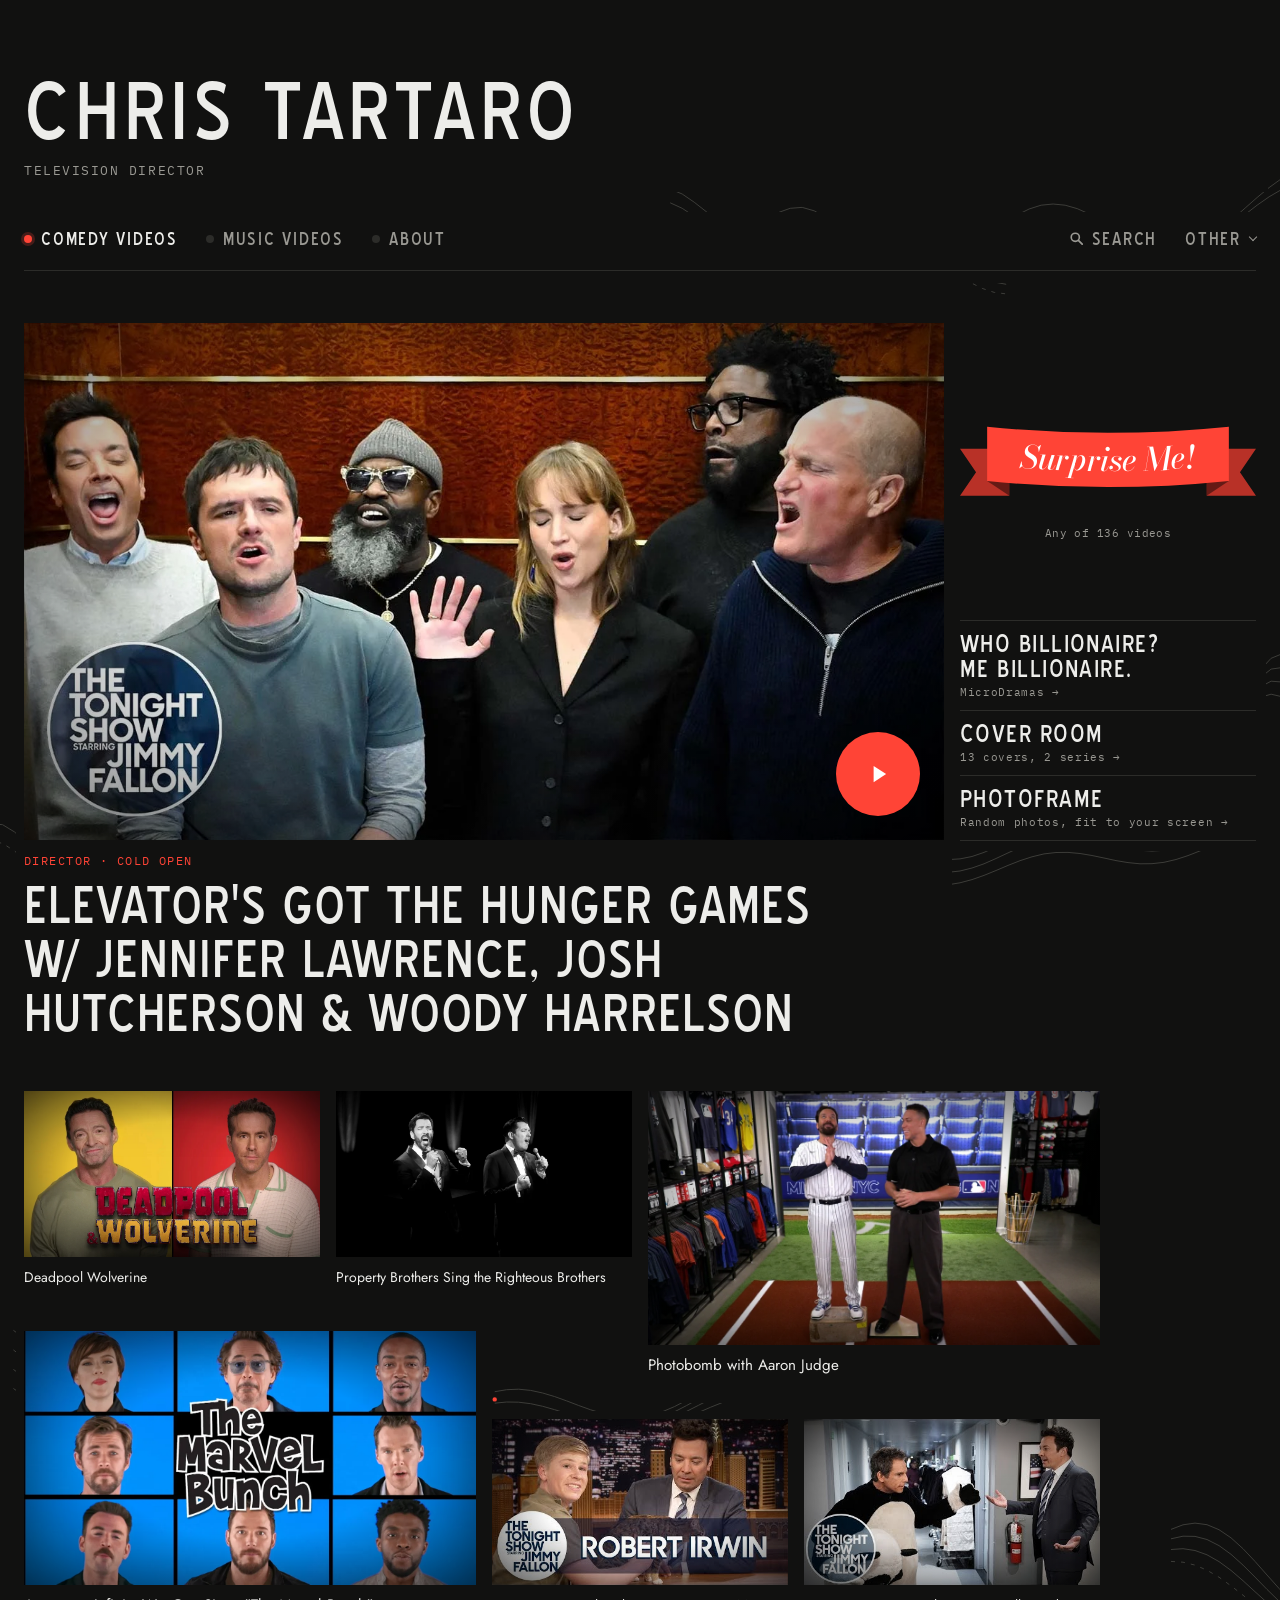
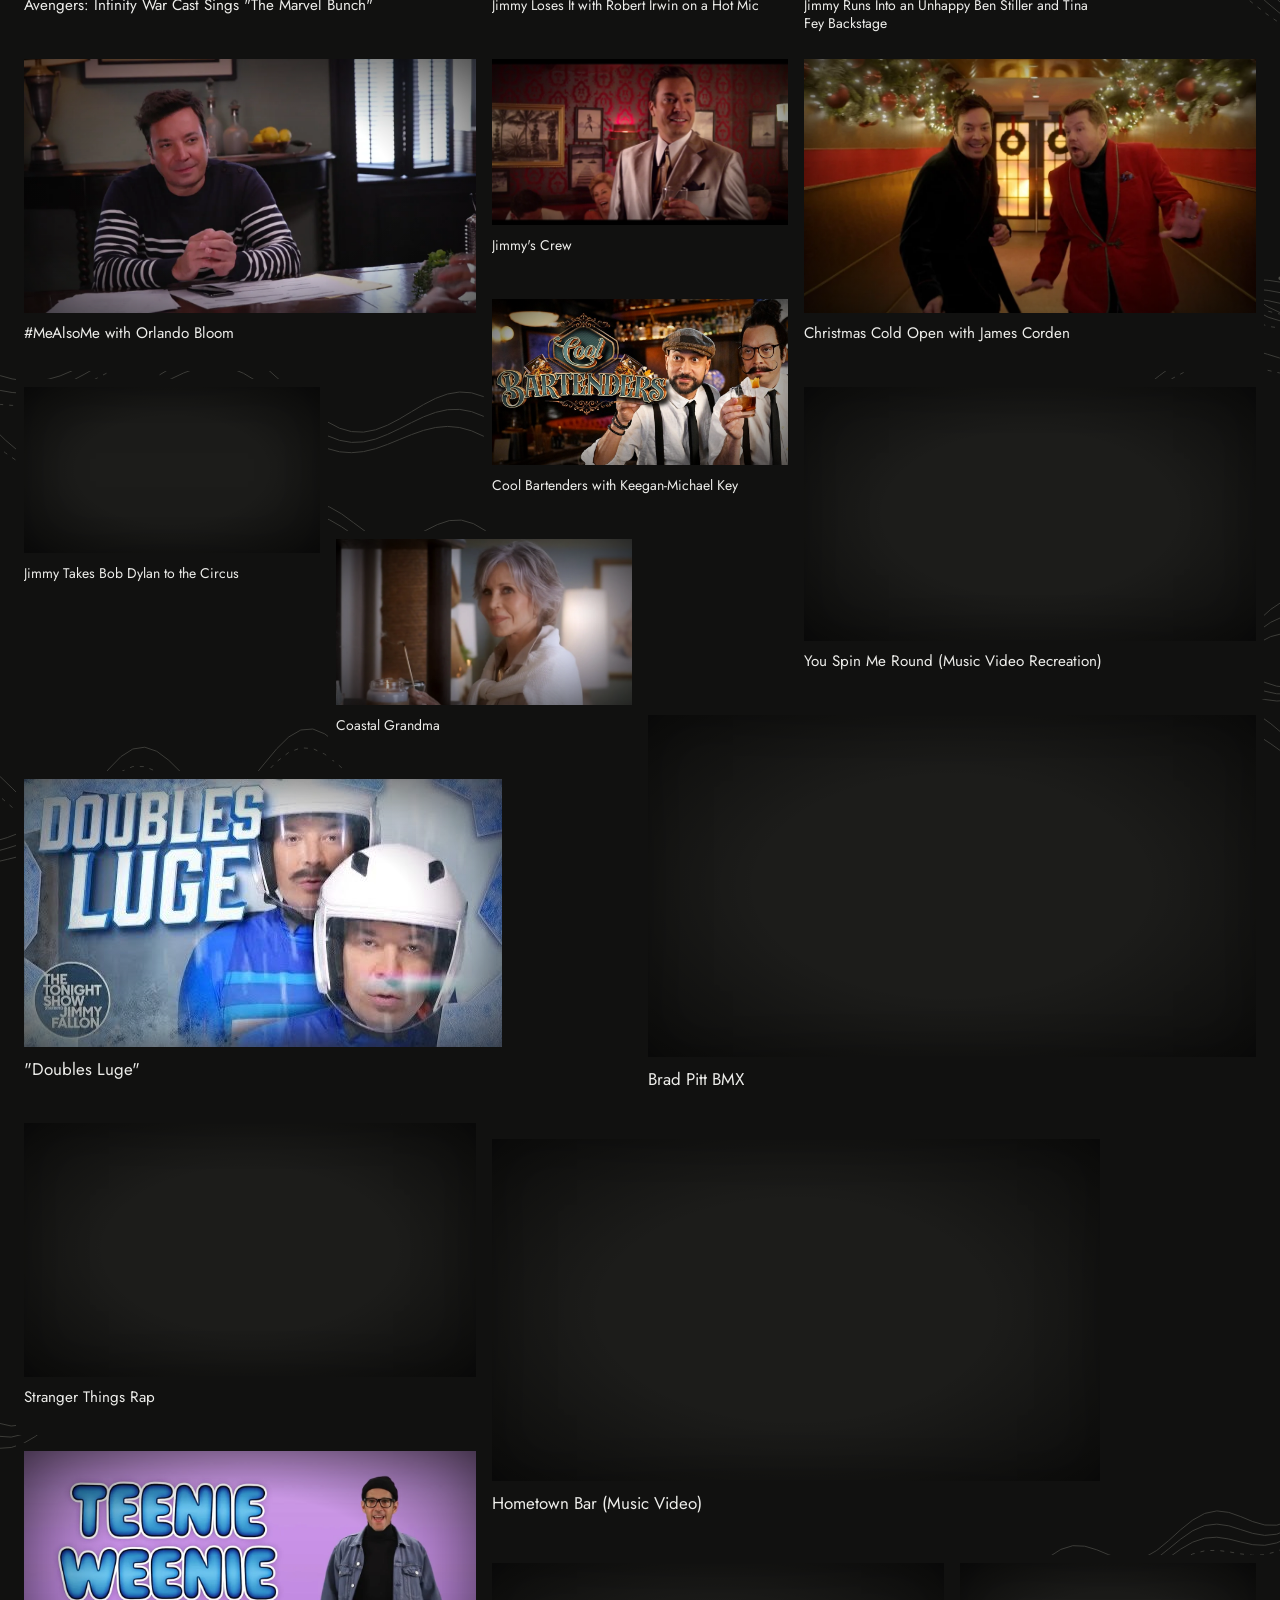
<file: index.html>
<!doctype html>
<html lang="en">
<head>
<meta charset="utf-8">
<meta name="viewport" content="width=device-width, initial-scale=1, viewport-fit=cover">
<meta name="color-scheme" content="dark">
<meta name="theme-color" content="#111110">
<title>Chris Tartaro</title>
<meta name="description" content="Chris Tartaro, Emmy-winning television director and Sketch Director for The Tonight Show Starring Jimmy Fallon.">
<meta property="og:title" content="Chris Tartaro, Television Director">
<meta property="og:description" content="Comedy sketches, music videos and more from The Tonight Show and beyond.">
<link rel="preconnect" href="https://fonts.googleapis.com">
<link rel="preconnect" href="https://fonts.gstatic.com" crossorigin>
<link rel="stylesheet" href="https://fonts.googleapis.com/css2?family=Bodoni+Moda:ital,opsz,wght@1,6..96,500&family=Jost:ital,wght@0,400;0,500;0,600;1,600&family=IBM+Plex+Mono:wght@400;500&display=swap">
<link rel="preload" href="fonts/blue-highway-d.woff2" as="font" type="font/woff2" crossorigin>
<link rel="stylesheet" href="styles.css?v=202611192130">
<script data-goatcounter="https://christartaro.goatcounter.com/count" async src="https://gc.zgo.at/count.js"></script>
</head>
<body>
<!--SITE-->
<header class="masthead">
  <div class="wrap">
    <a class="name" href="#comedy" id="home-link">Chris Tartaro</a>
    <p class="role" id="role">Television Director</p>
    <nav class="nav" id="nav" aria-label="Sections">
      <!-- "Other" dropdown: sits at the right end of the menu (CSS order), opens on hover, or on tap/click. -->
      <div class="nav-more" id="nav-more">
        <button type="button" class="nav-more-btn" aria-expanded="false" aria-controls="nav-more-menu">Other</button>
        <div class="nav-more-menu" id="nav-more-menu">
          <a href="photoframe/">photoframe</a>
          <a href="ctmdb2/">Musical Memoir</a>
        </div>
      </div>
    </nav>
  </div>
</header>

<script>
  (function () {
    var box = document.getElementById("nav-more"), btn = box.querySelector("button");
    function set(open) { box.classList.toggle("open", open); btn.setAttribute("aria-expanded", open); }
    btn.addEventListener("click", function (e) { e.stopPropagation(); set(!box.classList.contains("open")); });
    document.addEventListener("click", function (e) { if (!box.contains(e.target)) set(false); });
    document.addEventListener("keydown", function (e) { if (e.key === "Escape") { set(false); } });
    box.addEventListener("mouseleave", function () { set(false); });
  })();
</script>

<main class="wrap" id="main" tabindex="-1"></main>

<footer class="foot">
  <div class="wrap foot-row">
    <span>© <span id="year"></span> Chris Tartaro</span>
    <span class="foot-links">
      <a href="https://blazrdog.com" target="_blank" rel="noopener">blazrdog</a>
      <a href="https://www.imdb.com/name/nm1826841/" target="_blank" rel="noopener">IMDb</a>
    </span>
  </div>
</footer>

<dialog class="viewer" id="viewer" aria-labelledby="viewer-title">
  <div class="viewer-inner">
    <button class="viewer-close" id="viewer-close" type="button" aria-label="Close">Close <kbd>Esc</kbd></button>
    <div class="viewer-frame" id="viewer-frame"></div>
    <div class="viewer-meta">
      <p class="viewer-roles" id="viewer-roles" hidden></p>
      <h2 id="viewer-title"></h2>
      <p id="viewer-desc"></p>
      <div class="viewer-actions">
        <a id="viewer-link" class="viewer-link" target="_blank" rel="noopener"></a>
        <button id="viewer-next" class="viewer-next" type="button" hidden></button>
      </div>
    </div>
  </div>
</dialog>
<!--/SITE-->
<script src="app.js?v=202611192130"></script>
</body>
</html>
</file>
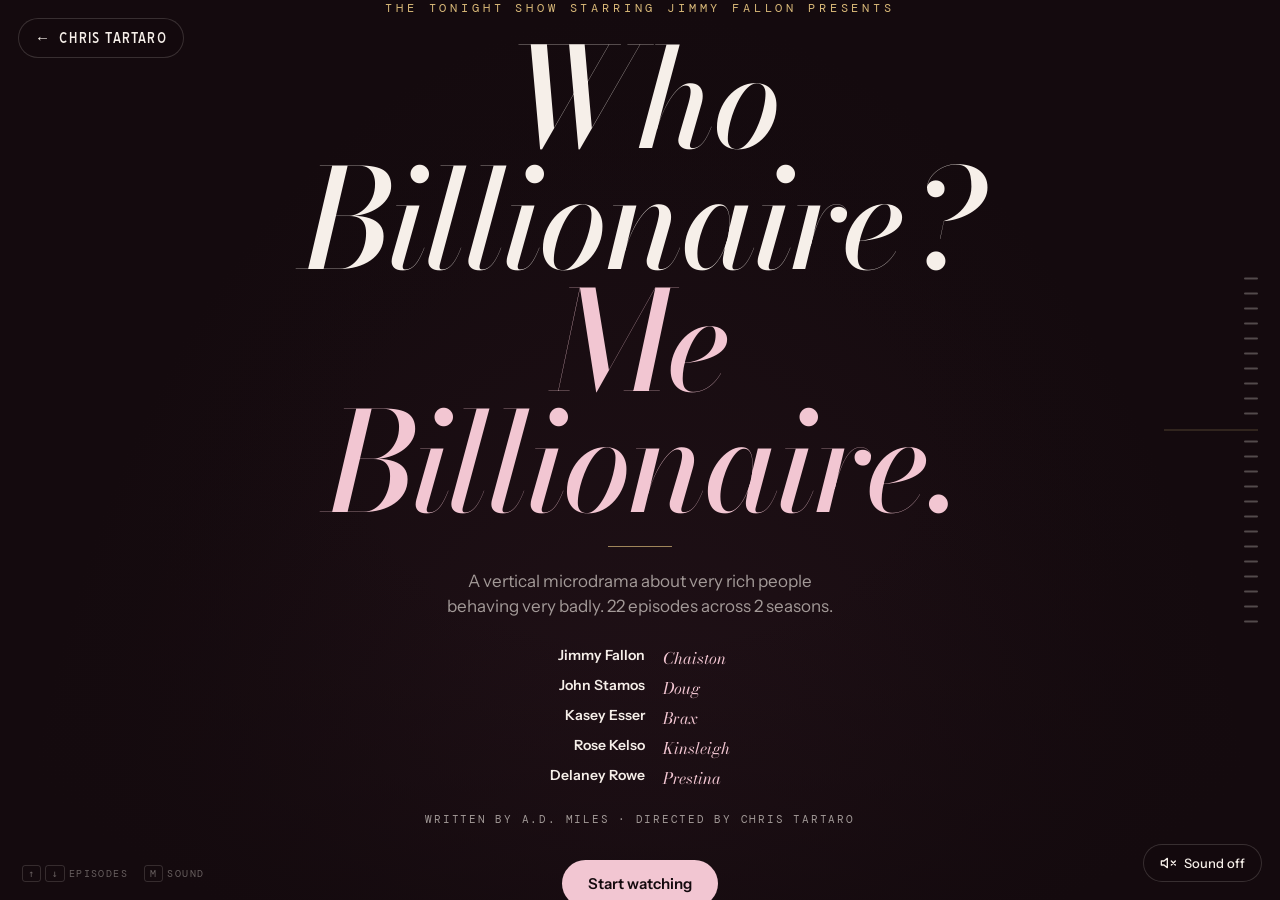
<file: microdramas/index.html>
<!doctype html>
<html lang="en">
<head>
<meta charset="utf-8">
<meta name="viewport" content="width=device-width, initial-scale=1, viewport-fit=cover">
<title>Who Billionaire? Me Billionaire.</title>
<meta name="description" content="The Tonight Show's vertical microdrama, both seasons. Swipe through all 22 episodes.">
<meta name="theme-color" content="#140a0e">
<link rel="preload" href="../fonts/blue-highway-d.woff2" as="font" type="font/woff2" crossorigin>
<link rel="preconnect" href="https://fonts.googleapis.com">
<link rel="preconnect" href="https://fonts.gstatic.com" crossorigin>
<link rel="preconnect" href="https://player.vimeo.com">
<link rel="stylesheet" href="https://fonts.googleapis.com/css2?family=Bodoni+Moda:ital,opsz,wght@0,6..96,400..900;1,6..96,400..900&family=DM+Mono:wght@400;500&family=Instrument+Sans:wght@400;500;600&display=swap">
<style>
/* Layout: a full-screen vertical feed that snaps one episode at a time, like a phone.
   On desktop the 9:16 "phone" sits centered on a blurred, satin-dark backdrop of its own frame. */
:root{
  --velvet:#140a0e;      /* page ground, deep wine-black */
  --satin:#24131a;       /* raised surfaces */
  --blush:#f2c6d2;       /* soap-pink, the one loud color */
  --gilt:#d8b878;        /* credit-roll gold, used sparingly */
  --ivory:#f6efe9;       /* text */
  --smoke:rgba(246,239,233,.62); /* secondary text */
  --display:"Bodoni Moda", "Didot", "Bodoni 72", Georgia, serif;
  --body:"Instrument Sans", system-ui, -apple-system, "Segoe UI", sans-serif;
  --mono:"DM Mono", ui-monospace, "SF Mono", Menlo, monospace;
  --ease:cubic-bezier(.2,.7,.2,1);
  color-scheme:dark;
}
*{box-sizing:border-box}
html,body{height:100%;margin:0;background:var(--velvet);color:var(--ivory);font-family:var(--body);-webkit-font-smoothing:antialiased;overflow:hidden}
button{font:inherit;color:inherit}
:focus-visible{outline:2px solid var(--blush);outline-offset:3px}

/* ---------- feed ---------- */
.feed{position:fixed;inset:0;overflow-y:scroll;scroll-snap-type:y mandatory;overscroll-behavior:contain;scrollbar-width:none}
.feed::-webkit-scrollbar{display:none}
.slide{position:relative;height:100vh;height:100dvh;scroll-snap-align:start;scroll-snap-stop:always;display:grid;place-items:center;overflow:hidden;isolation:isolate}

/* blurred backdrop of the episode's own frame */
.slide .bd{position:absolute;inset:-60px;z-index:-2;background-size:cover;background-position:center;filter:blur(40px) saturate(1.3) brightness(.45);transform:scale(1.1)}
.slide::after{content:"";position:absolute;inset:0;z-index:-1;background:radial-gradient(ellipse at center,transparent 30%,var(--velvet) 85%)}

/* the 9:16 phone */
.stage{position:relative;height:calc(100dvh - 48px);aspect-ratio:9/16;max-width:calc(100vw - 32px);max-height:calc((100vw - 32px) * 16 / 9);border-radius:22px;overflow:hidden;background:#000 center/cover no-repeat;box-shadow:0 40px 120px -20px rgba(0,0,0,.8),0 0 0 1px rgba(246,239,233,.08)}
.stage iframe{position:absolute;inset:0;width:100%;height:100%;border:0}
.stage .shade{position:absolute;inset:0 0 auto;height:30%;background:linear-gradient(rgba(0,0,0,.6),transparent);pointer-events:none;z-index:2;transition:opacity .6s var(--ease)}
.slide.playing .shade{opacity:.0}
.slide.playing:hover .shade,.slide.fresh .shade{opacity:1}
.tag{position:absolute;top:16px;left:18px;right:18px;z-index:3;pointer-events:none;display:flex;flex-direction:column;gap:4px;transition:opacity .6s var(--ease)}
.slide.playing:not(.fresh):not(:hover) .tag{opacity:0}
.tag .series{font-family:var(--display);font-style:italic;font-size:20px;line-height:1;color:var(--blush)}
.tag .ep{font-family:var(--mono);font-size:11px;letter-spacing:.14em;text-transform:uppercase;color:var(--smoke);display:flex;gap:10px;align-items:center}
.badge{border:1px solid var(--gilt);color:var(--gilt);padding:1px 6px 0;border-radius:3px;font-size:10px}

@media (max-width:600px){
  .stage{height:100dvh;max-height:none;max-width:100vw;width:100vw;border-radius:0;box-shadow:none;aspect-ratio:auto}
  .tag{top:calc(14px + env(safe-area-inset-top,0px));left:max(16px,env(safe-area-inset-left,0px))}
}

/* ---------- title cards ---------- */
.card{text-align:center;padding-inline:max(24px,env(safe-area-inset-left,0px));display:flex;flex-direction:column;align-items:center;gap:18px;max-width:720px}
.card .eyebrow{font-family:var(--mono);font-size:12px;letter-spacing:.32em;text-transform:uppercase;color:var(--gilt)}
.card h1,.card h2{font-family:var(--display);font-style:italic;font-weight:500;margin:0;line-height:.88;letter-spacing:-.02em;text-wrap:balance}
.card h1{font-size:clamp(50px,11.5vw,138px);color:var(--ivory)}
.card h1 em{display:block}
.card h2{font-size:clamp(56px,12vw,140px);color:var(--blush)}
.card h1 em,.card h2 em{color:var(--blush);font-style:italic}
.card p{margin:0;font-size:17px;line-height:1.5;color:var(--smoke);max-width:36ch;text-wrap:balance}
.card .meta{font-family:var(--mono);font-size:12px;letter-spacing:.14em;text-transform:uppercase;color:var(--smoke);font-variant-numeric:tabular-nums}
.cast{display:grid;grid-template-columns:auto auto;gap:6px 18px;margin:4px 0 0;font-size:14px;text-align:left}
.cast dt{font-weight:600;color:var(--ivory);text-align:right}
.cast dd{margin:0;font-family:var(--display);font-style:italic;font-size:16px;color:var(--blush)}
.prev{font-family:var(--display);font-style:italic;font-size:19px!important;color:var(--ivory)!important;max-width:34ch!important}
.prev b{font-family:var(--mono);font-style:normal;font-weight:400;font-size:11px;letter-spacing:.24em;text-transform:uppercase;color:var(--gilt);display:block;margin-bottom:8px}
.credit{font-family:var(--mono);font-size:11px;letter-spacing:.16em;text-transform:uppercase;color:var(--smoke)}
.rule{width:64px;height:1px;background:var(--gilt);opacity:.7}
.card .go{margin-top:12px;display:inline-flex;align-items:center;gap:10px;background:var(--blush);color:var(--velvet);border:0;border-radius:999px;padding:14px 26px;font-weight:600;font-size:15px;cursor:pointer;transition:transform .2s var(--ease)}
.card .go:hover{transform:translateY(-2px)}
.card .hint{font-family:var(--mono);font-size:11px;letter-spacing:.2em;text-transform:uppercase;color:var(--smoke);display:flex;flex-direction:column;align-items:center;gap:8px}
.card .hint i{display:block;width:1px;height:36px;background:linear-gradient(var(--gilt),transparent);animation:drip 2.2s var(--ease) infinite}
@keyframes drip{0%{transform:scaleY(0);transform-origin:top}50%{transform:scaleY(1);transform-origin:top}51%{transform-origin:bottom}100%{transform:scaleY(0);transform-origin:bottom}}
.card.opener{gap:22px}
.slide.title{background:radial-gradient(ellipse at 50% 120%,var(--satin),var(--velvet) 70%)}
.slide.title .bd{filter:blur(60px) saturate(1.2) brightness(.32)}
.card .eplist{display:grid;grid-template-columns:repeat(auto-fill,minmax(46px,1fr));gap:8px;width:min(520px,100%);margin-top:6px}
.card .eplist button{aspect-ratio:9/16;border:0;border-radius:6px;background:#000 center/cover;cursor:pointer;opacity:.75;transition:opacity .2s,transform .2s var(--ease);position:relative}
.card .eplist button:hover{opacity:1;transform:translateY(-3px)}
.card .eplist button span{position:absolute;inset:auto 0 3px;font-family:var(--mono);font-size:9px;color:var(--ivory);text-shadow:0 1px 3px #000}

/* ---------- chrome: sound + rail ---------- */
.sound{position:fixed;z-index:20;right:calc(18px + env(safe-area-inset-right,0px));bottom:calc(18px + env(safe-area-inset-bottom,0px));display:flex;align-items:center;gap:8px;background:rgba(20,10,14,.72);backdrop-filter:blur(12px);-webkit-backdrop-filter:blur(12px);border:1px solid rgba(246,239,233,.16);border-radius:999px;padding:10px 16px;font-size:13px;font-weight:500;cursor:pointer}
.sound svg{width:16px;height:16px}
.sound.on{background:var(--blush);color:var(--velvet);border-color:transparent}
@media (max-width:600px){.sound{bottom:auto;top:calc(12px + env(safe-area-inset-top,0px));right:max(12px,env(safe-area-inset-right,0px));padding:8px 12px}}

.rail{position:fixed;z-index:20;right:calc(22px + env(safe-area-inset-right,0px));top:50%;transform:translateY(-50%);display:flex;flex-direction:column;gap:5px;align-items:flex-end}
.rail .grp{display:flex;flex-direction:column;gap:5px;align-items:flex-end;padding-block:6px}
.rail .grp+.grp{border-top:1px solid rgba(216,184,120,.3)}
.rail button{all:unset;cursor:pointer;display:flex;align-items:center;gap:10px;height:10px}
.rail button i{display:block;width:14px;height:2px;background:var(--smoke);opacity:.45;border-radius:2px;transition:width .3s var(--ease),opacity .3s,background .3s}
.rail button span{font-family:var(--mono);font-size:10px;letter-spacing:.1em;color:var(--smoke);opacity:0;transform:translateX(6px);transition:.25s var(--ease);white-space:nowrap}
.rail button:hover span,.rail button:focus-visible span{opacity:1;transform:none}
.rail button:hover i{opacity:1}
.rail button.on i{width:28px;opacity:1;background:var(--blush)}
.rail button.on span{opacity:1;transform:none;color:var(--blush)}
@media (max-width:900px){.rail{display:none}}

.next-flash{position:fixed;z-index:30;left:50%;bottom:calc(32px + env(safe-area-inset-bottom,0px));transform:translate(-50%,20px);opacity:0;pointer-events:none;font-family:var(--display);font-style:italic;font-size:22px;color:var(--blush);background:rgba(20,10,14,.8);backdrop-filter:blur(10px);-webkit-backdrop-filter:blur(10px);padding:10px 22px;border-radius:999px;transition:.5s var(--ease);white-space:nowrap}
.next-flash.show{opacity:1;transform:translate(-50%,0)}

.keys{position:fixed;z-index:20;left:calc(22px + env(safe-area-inset-left,0px));bottom:calc(20px + env(safe-area-inset-bottom,0px));font-family:var(--mono);font-size:10px;letter-spacing:.14em;text-transform:uppercase;color:var(--smoke);opacity:.6;display:flex;gap:16px}
.keys kbd{font-family:inherit;border:1px solid rgba(246,239,233,.25);border-radius:3px;padding:1px 5px;margin-right:4px}
@media (max-width:900px){.keys{display:none}}

@media (max-width:600px){
  .card.opener{gap:14px}
  .card.opener .hint{display:none}
  .card h1{font-size:clamp(40px,10.5vw,60px)}
  .card p{font-size:15px}
  .cast{font-size:13px;gap:4px 14px}
  .cast dd{font-size:15px}
}
@media (max-height:720px){.card.opener .hint,.card.opener .rule{display:none}}
@media (prefers-reduced-motion:reduce){*{animation:none!important;transition:none!important}.feed{scroll-behavior:auto}}

/* ---------- link back to christartaro.com ---------- */
@font-face{font-family:"Blue Highway D";src:url("../fonts/blue-highway-d.woff2") format("woff2");font-weight:400;font-display:swap}
.home{position:fixed;z-index:20;left:calc(18px + env(safe-area-inset-left,0px));top:calc(18px + env(safe-area-inset-top,0px));display:inline-flex;align-items:center;gap:8px;min-height:40px;padding:9px 16px 8px;background:rgba(20,10,14,.72);backdrop-filter:blur(12px);-webkit-backdrop-filter:blur(12px);border:1px solid rgba(246,239,233,.16);border-radius:999px;color:var(--ivory);text-decoration:none;font:400 15px/1 "Blue Highway D","Arial Narrow",sans-serif;letter-spacing:.08em;text-transform:uppercase;transition:border-color .2s,color .2s}
.home:hover{border-color:var(--blush);color:var(--blush)}
@media (max-width:600px){.home{top:auto;bottom:calc(14px + env(safe-area-inset-bottom,0px));left:max(12px,env(safe-area-inset-left,0px));padding:8px 12px 7px;font-size:13px}}
</style>
<script data-goatcounter="https://christartaro.goatcounter.com/count" async src="https://gc.zgo.at/count.js"></script>
</head>
<body>

<a class="home" href="../#comedy" aria-label="Back to christartaro.com"><span aria-hidden="true">←</span> Chris Tartaro</a>

<main class="feed" id="feed" aria-label="Who Billionaire? Me Billionaire. episodes"></main>

<nav class="rail" id="rail" aria-label="Episodes"></nav>

<button class="sound" id="sound" type="button" aria-pressed="false">
  <svg viewBox="0 0 24 24" fill="none" stroke="currentColor" stroke-width="2" stroke-linecap="round" stroke-linejoin="round" aria-hidden="true"><path d="M11 5 6 9H2v6h4l5 4V5z"/><path class="w" d="M23 9l-6 6M17 9l6 6"/></svg>
  <span>Sound off</span>
</button>

<div class="keys" aria-hidden="true"><span><kbd>↑</kbd><kbd>↓</kbd>episodes</span><span><kbd>M</kbd>sound</span></div>
<div class="next-flash" id="flash" role="status" aria-live="polite"></div>

<script src="https://player.vimeo.com/api/player.js"></script>
<script>
/* ============================================================
   EDIT HERE — series names, taglines and episode order.
   Each episode: Vimeo ID, length in seconds, thumbnail hash.
   Add `title` to any episode to give it its own name.
   ============================================================ */
const SERIES = [
  {
    key: "s1",
    name: "Season One",
    short: "S1",
    aired: "July 2026",
    tagline: "An engagement party for the very rich, until a stranger walks in...",
    episodes: [
      { id: "1234182941", secs: 126, thumb: "2210073062-d06ea5bf0907a14a3de964a8319c20f7e60e8ab2593ad3cde37fc897d52bf9ac-d" },
      { id: "1234182940", secs: 126, thumb: "2210073063-71def683db2715f0ab6cf913771dd2bc8812f20becd1ec4b1187923ecfb2ef1c-d" },
      { id: "1234182939", secs: 139, thumb: "2210073072-fe7ad20b207c1eb16960db0a446b13fb23748bcd09d8a41bd50e40c1b6dcfb5f-d" },
      { id: "1234182942", secs: 117, thumb: "2210073095-db24215f46fdfcc2106296a5f2934ee680e5364fcaf370d0b8bfc5fb1c222a92-d" },
      { id: "1234182969", secs: 128, thumb: "2210073140-08e36828ec5a9f98e68038f911e6901d91daa1783466b904165b42ec5f2c7fb9-d" },
      { id: "1234182975", secs: 132, thumb: "2210073144-b7438f09d37e0981c17be9a0e5b7ca915bb23eab1a893ae5261943c2ce7cb395-d", explicit: true },
      { id: "1234182977", secs: 127, thumb: "2210073117-27073bf7e73c0868748bb8b121ab67250f0907566c39fa65c7ce52df1fd79e93-d" },
      { id: "1234182998", secs: 143, thumb: "2210073159-8f9d8ffcd2a1372a2ca56165a444b268b048cca597fc66b75f5aa3ad98468279-d" },
      { id: "1234183014", secs: 134, thumb: "2210073167-8db592014de4c1da2006072629f6389388892a13b8ffa928970b666eb8c4937c-d" },
      { id: "1234183028", secs: 123, thumb: "2210073180-af9610ce396c58ba73a6124b85ecfc6d86c161c6ab65e4936eba59c62eef9787-d" }
    ]
  },
  {
    key: "s2",
    name: "Season Two",
    short: "S2",
    aired: "September 2026",
    previously: "Chaiston comes apart. Brax suspects Prestina. Somebody ends up in a coma.",
    tagline: "",
    guests: "Guest starring Alix Earle, Jake Musser, and Dakota Johnson",
    episodes: [
      { id: "1234183562", secs: 113, thumb: "2210073952-c88b5a3b8f38d45c898dcfb363e9c54e742e80b96fc957f3155c4dd14ac2a2a5-d" },
      { id: "1234183561", secs: 167, thumb: "2210074004-f8c453c528ba43719583a12ec0e42b5483aa124ce24f4a4788c4610aafeef612-d" },
      { id: "1234183563", secs: 74,  thumb: "2210073957-5215d937580e7739a3484e42134748b8a1728b7654f5d7c7ec44cd7e7d270c06-d" },
      { id: "1234183564", secs: 77,  thumb: "2210073950-c4c254411cb864848e9b457f7822d0dfa502c822807b74b5fc3348e9b0d5db42-d" },
      { id: "1234183582", secs: 102, thumb: "2210073982-c38c1949a23838a0ff46588ad69b7bcd86806114a7bdf43e9ce4dbd3c02ccd62-d" },
      { id: "1234183583", secs: 82,  thumb: "2210073993-77fbe6c14e0b5344142b1b2fd62f9f1ad75dd6459974f4b2a24684afcb332504-d" },
      { id: "1234183584", secs: 86,  thumb: "2210074058-70208355519d1908c3c84f956bedffbcdd5771ffd37149704668e8262d29006b-d" },
      { id: "1234183588", secs: 127, thumb: "2210074003-8663f2d59f198223d58840e07721813ad9130a78c5fbb25731db6b2111d2dd38-d" },
      { id: "1234183604", secs: 153, thumb: "2210074115-ac262d8fbb51a8b16f0c6f946f084edd20dc8b0ed983ac8f25f42da608219754-d" },
      { id: "1234183606", secs: 142, thumb: "2210074053-4e810dc67df5ea2732589152376be1261344ccb85e0105c85b9124ca9e7274bd-d" },
      { id: "1234183612", secs: 114, thumb: "2210074070-6cd70c14bee01247ff29a215d0757bdcf61de7be3983421e0716115ce187c780-d" },
      { id: "1234183615", secs: 146, thumb: "2210074097-1974a7eda2408437618000c8f2c5b5ce6d281d8c0757a8fef7619132be8b67fa-d" },
      { id: "1234183626", secs: 30,  thumb: "2210074061-b671918275de2637e2f60c951a70a5c4d13a13568e0c28209dfb1e29c4d8271a-d", title: "Remix Promo", promo: true }
    ]
  }
];
const SHOW = { a: "Who Billionaire?", b: "Me Billionaire." };
const PRESENTER = "The Tonight Show Starring Jimmy Fallon";
const CAST = [["Jimmy Fallon","Chaiston"],["John Stamos","Doug"],["Kasey Esser","Brax"],["Rose Kelso","Kinsleigh"],["Delaney Rowe","Prestina"]];
const CREDITS = "Written by A.D. Miles · Directed by Chris Tartaro";
const CREATOR = "Chris Tartaro";
const VIMEO_PROFILE = "https://vimeo.com/user2453942";
/* ============================================================ */

const thumb = (h, w = 640) => `https://i.vimeocdn.com/video/${h}_${w}`;
const mins = s => `${Math.floor(s / 60)}:${String(s % 60).padStart(2, "0")}`;
const totalMin = eps => Math.round(eps.reduce((a, e) => a + e.secs, 0) / 60);
const pad = n => String(n).padStart(2, "0");
const esc = s => String(s).replace(/[&<>"]/g, c => ({ "&": "&amp;", "<": "&lt;", ">": "&gt;", '"': "&quot;" }[c]));

const feed = document.getElementById("feed");
const rail = document.getElementById("rail");
const flash = document.getElementById("flash");
const soundBtn = document.getElementById("sound");

const slides = [];   // {el, type, ep?, series?, player?, iframe?}
let soundOn = false;
let current = -1;

/* ---------- build ---------- */
function addSlide(el, meta) { el.dataset.i = slides.length; feed.appendChild(el); slides.push({ el, ...meta }); return slides.length - 1; }

const allEps = SERIES.flatMap(s => s.episodes.filter(e => !e.promo));
{
  const el = document.createElement("section");
  el.className = "slide title";
  const first = SERIES[0].episodes[0];
  el.innerHTML = `<div class="bd" style="background-image:url('${thumb(first.thumb)}')"></div>
    <div class="card opener">
      <div class="eyebrow">${esc(PRESENTER)} presents</div>
      <h1>${esc(SHOW.a)}<em>${esc(SHOW.b)}</em></h1>
      <div class="rule"></div>
      <p>A vertical microdrama about very rich people behaving very badly. ${allEps.length} episodes across ${SERIES.length} seasons.</p>
      <dl class="cast">${CAST.map(([a,c]) => `<dt>${esc(a)}</dt><dd>${esc(c)}</dd>`).join("")}</dl>
      <div class="credit">${esc(CREDITS)}</div>
      <button class="go" type="button" data-jump="1">Start watching</button>
      <div class="hint"><span>or swipe</span><i></i></div>
    </div>`;
  addSlide(el, { type: "title" });
}

SERIES.forEach((s, si) => {
  const real = s.episodes.filter(e => !e.promo);
  const card = document.createElement("section");
  card.className = "slide title";
  card.innerHTML = `<div class="bd" style="background-image:url('${thumb(s.episodes[0].thumb)}')"></div>
    <div class="card">
      <div class="eyebrow">${esc(SHOW.a)} ${esc(SHOW.b)}</div>
      <h2>${esc(s.name)}</h2>
      ${s.previously ? `<p class="prev"><b>Previously</b>${esc(s.previously)}</p>` : ""}
      <p>${esc(s.tagline || "")}</p>
      <div class="meta">${real.length} episodes · ${totalMin(real)} minutes · ${esc(s.aired)}</div>
      ${s.guests ? `<div class="credit">${esc(s.guests)}</div>` : ""}
      <div class="eplist" role="list"></div>
    </div>`;
  const cardIdx = addSlide(card, { type: "title", series: s });
  const list = card.querySelector(".eplist");
  const grp = document.createElement("div"); grp.className = "grp"; rail.appendChild(grp);

  let n = 0;
  s.episodes.forEach(ep => {
    if (!ep.promo) n++;
    const label = ep.title || `Episode ${pad(n)}`;
    const short = ep.promo ? `${s.short} Promo` : `${s.short} · Ep ${pad(n)}`;
    const el = document.createElement("section");
    el.className = "slide video";
    el.setAttribute("aria-label", `${s.name}, ${label}`);
    el.innerHTML = `<div class="bd" style="background-image:url('${thumb(ep.thumb)}')"></div>
      <div class="stage" style="background-image:url('${thumb(ep.thumb)}')">
        <div class="shade"></div>
        <div class="tag">
          <div class="series">${esc(SHOW.a)} ${esc(SHOW.b)}</div>
          <div class="ep"><span>${esc(s.name)} · ${esc(label)}${ep.promo ? "" : ` of ${real.length}`}</span><span>${mins(ep.secs)}</span>${ep.explicit ? '<span class="badge">Explicit</span>' : ""}</div>
        </div>
      </div>`;
    const idx = addSlide(el, { type: "video", ep, series: s, label, short });

    const b = document.createElement("button");
    b.type = "button"; b.setAttribute("role", "listitem");
    b.style.backgroundImage = `url('${thumb(ep.thumb, 200)}')`;
    b.innerHTML = `<span>${ep.promo ? "PROMO" : pad(n)}</span>`;
    b.setAttribute("aria-label", `Play ${label}`);
    b.dataset.jump = idx; list.appendChild(b);

    const r = document.createElement("button");
    r.type = "button"; r.dataset.jump = idx;
    r.innerHTML = `<span>${short}</span><i></i>`;
    r.setAttribute("aria-label", `${s.name} ${label}`);
    grp.appendChild(r);
    slides[idx].railBtn = r;
  });
});

{
  const el = document.createElement("section");
  el.className = "slide title";
  el.innerHTML = `<div class="card">
      <div class="eyebrow">The end · for now</div>
      <h2>Fin.</h2>
      <div class="rule"></div>
      <p>${esc(SHOW.a)} ${esc(SHOW.b)} From ${esc(PRESENTER)}.</p>
      <div class="credit">${esc(CREDITS)}</div>
      <button class="go" type="button" data-jump="0">Watch again</button>
      <a class="meta" href="${VIMEO_PROFILE}" target="_blank" rel="noopener" style="color:var(--gilt)">More on Vimeo ↗</a>
    </div>`;
  addSlide(el, { type: "title" });
}

/* ---------- players ---------- */
function mount(i) {
  const s = slides[i];
  if (!s || s.type !== "video" || s.iframe) return;
  const f = document.createElement("iframe");
  f.src = `https://player.vimeo.com/video/${s.ep.id}?autoplay=0&muted=1&playsinline=1&title=0&byline=0&portrait=0&dnt=1&autopause=0&color=f2c6d2`;
  f.allow = "autoplay; fullscreen; picture-in-picture; encrypted-media";
  f.title = `${s.series.name} — ${s.label}`;
  f.loading = "eager";
  s.el.querySelector(".stage").prepend(f);
  s.iframe = f;
  if (window.Vimeo) {
    s.player = new Vimeo.Player(f);
    s.player.on("ended", () => { if (i === current) advance(i); });
    s.player.on("play", () => s.el.classList.add("playing"));
    s.player.on("pause", () => s.el.classList.remove("playing"));
  }
}
function unmount(i) {
  const s = slides[i];
  if (!s || !s.iframe) return;
  try { s.player && s.player.destroy(); } catch (e) {}
  s.iframe.remove(); s.iframe = null; s.player = null;
  s.el.classList.remove("playing");
}

function activate(i) {
  if (i === current) return;
  current = i;
  slides.forEach((s, j) => {
    if (Math.abs(j - i) <= 1) mount(j);
    else if (Math.abs(j - i) > 2) unmount(j);
    if (j !== i && s.player) s.player.pause().catch(() => {});
    if (s.railBtn) s.railBtn.classList.toggle("on", j === i);
  });
  const s = slides[i];
  if (s.type === "video") {
    s.el.classList.add("fresh");
    setTimeout(() => s.el.classList.remove("fresh"), 2600);
    if (s.player) {
      s.player.setCurrentTime(0).catch(() => {});
      s.player.setMuted(!soundOn).then(() => s.player.play()).catch(() => {
        // browser refused unmuted autoplay: fall back to muted
        soundOn && setSound(false);
        s.player.setMuted(true).then(() => s.player.play()).catch(() => {});
      });
    }
  }
}

function go(i, smooth = true) {
  i = Math.max(0, Math.min(slides.length - 1, i));
  slides[i].el.scrollIntoView({ behavior: smooth && !matchMedia("(prefers-reduced-motion: reduce)").matches ? "smooth" : "auto" });
}

function advance(i) {
  const next = slides[i + 1];
  if (!next) return;
  flash.textContent = next.type === "video" ? `Next: ${next.series.name}, ${next.label}` : "To be continued…";
  flash.classList.add("show");
  setTimeout(() => { flash.classList.remove("show"); go(i + 1); }, 1400);
}

/* which slide is on screen */
const io = new IntersectionObserver(entries => {
  entries.forEach(e => { if (e.isIntersecting && e.intersectionRatio > .6) activate(+e.target.dataset.i); });
}, { root: feed, threshold: [.6] });
slides.forEach(s => io.observe(s.el));

/* ---------- sound ---------- */
function setSound(on) {
  soundOn = on;
  soundBtn.classList.toggle("on", on);
  soundBtn.setAttribute("aria-pressed", on);
  soundBtn.querySelector("span").textContent = on ? "Sound on" : "Sound off";
  soundBtn.querySelector(".w").setAttribute("d", on ? "M15.5 8.5a5 5 0 0 1 0 7M19 5a10 10 0 0 1 0 14" : "M23 9l-6 6M17 9l6 6");
  const s = slides[current];
  if (s && s.player) { s.player.setMuted(!on).catch(() => {}); if (on) s.player.setVolume(1).catch(() => {}); }
}
soundBtn.addEventListener("click", () => setSound(!soundOn));

/* ---------- navigation ---------- */
document.addEventListener("click", e => {
  const t = e.target.closest("[data-jump]");
  if (!t) return;
  const i = +t.dataset.jump;
  if (t.classList.contains("go") && i === 1 && !soundOn) setSound(true); // "Start watching" is a real gesture: turn sound on
  go(i);
});
document.addEventListener("keydown", e => {
  if (e.metaKey || e.ctrlKey || e.altKey) return;
  const k = e.key;
  if (k === "ArrowDown" || k === "j" || k === "PageDown") { e.preventDefault(); go(current + 1); }
  else if (k === "ArrowUp" || k === "k" || k === "PageUp") { e.preventDefault(); go(current - 1); }
  else if (k === "m" || k === "M") setSound(!soundOn);
  else if (k === " " && slides[current]?.player) {
    e.preventDefault();
    const p = slides[current].player;
    p.getPaused().then(paused => paused ? p.play() : p.pause()).catch(() => {});
  }
});

/* deep link: #s1-3, #s2-12, #s2-promo */
function fromHash() {
  const m = location.hash.slice(1).match(/^([a-z0-9]+)-(\d+|promo)$/);
  if (!m) return;
  let n = 0;
  const idx = slides.findIndex(s => {
    if (s.type !== "video" || s.series.key !== m[1]) return false;
    if (m[2] === "promo") return !!s.ep.promo;
    if (!s.ep.promo) n++;
    return !s.ep.promo && n === +m[2];
  });
  if (idx > -1) go(idx, false);
}
fromHash();
window.addEventListener("hashchange", fromHash);
</script>
</body>
</html>
</file>
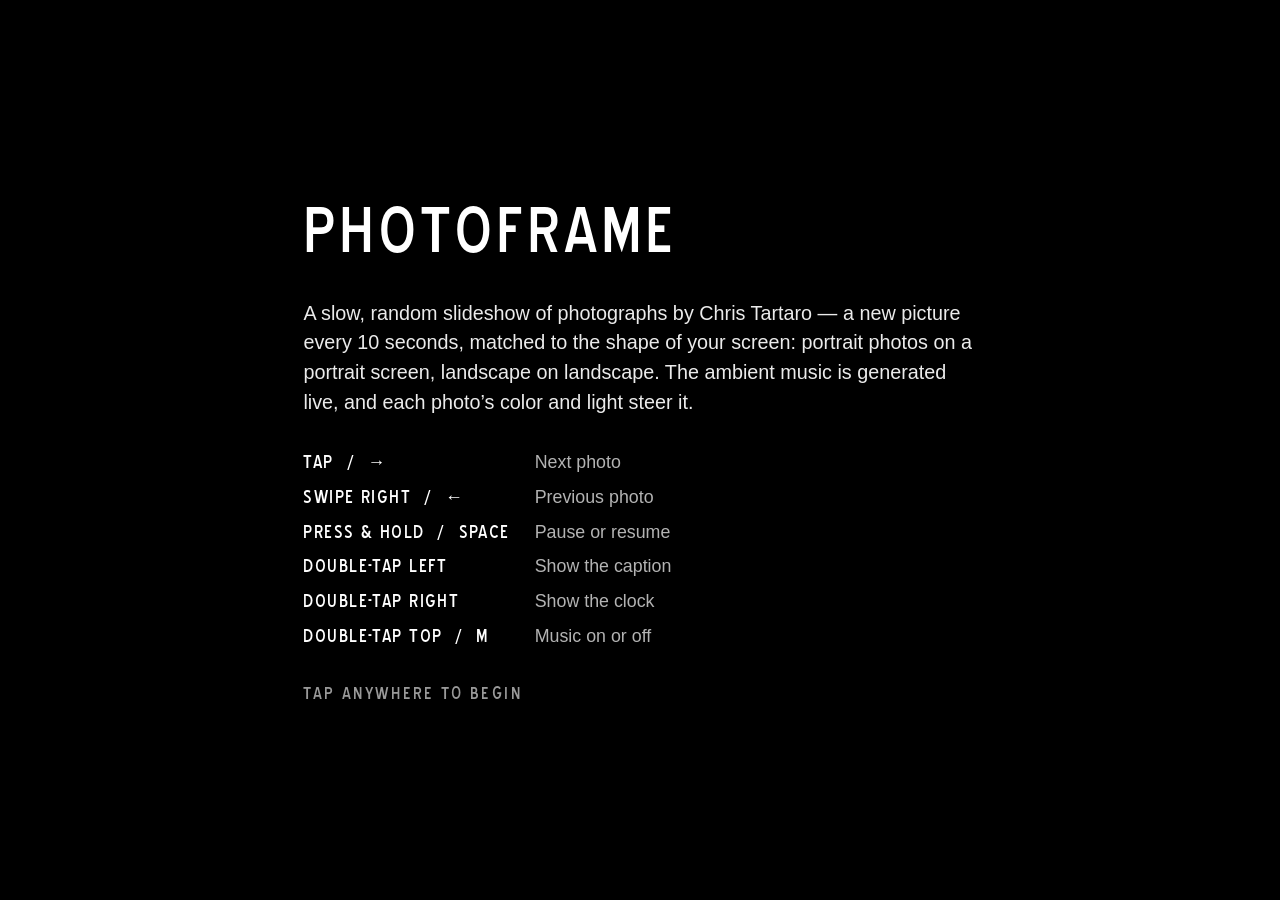
<file: photoframe/index.html>
<!DOCTYPE html>
<html lang="en">
<head>
<meta charset="UTF-8" />
<meta name="viewport" content="width=device-width, initial-scale=1.0, user-scalable=no" />
<meta name="apple-mobile-web-app-capable" content="yes" />
<meta name="mobile-web-app-capable" content="yes" />
<meta name="apple-mobile-web-app-status-bar-style" content="black-translucent" />
<meta name="theme-color" content="#000000" />
<title>photoframe — Chris Tartaro</title>
<!-- The frame itself (look and behavior) is shared with the family photoframe
     at ctartaro-beep.github.io/photoframe, so a fix there lands here too.
     Only config.js, next to this file, is specific to this page. -->
<link rel="stylesheet" href="https://ctartaro-beep.github.io/photoframe/style.css" />
<!-- Back-to-site link; this page only, not the family frame. -->
<link rel="stylesheet" href="mat.css?v=202611111100" />
<!-- Generative ambient music steered by each photo; this page only. Loaded
     in <head> so the splash's "tap to begin" also starts the sound. -->
<script src="config.js"></script>
<script src="music.js?v=202611120005"></script>
<script data-goatcounter="https://christartaro.goatcounter.com/count" async src="https://gc.zgo.at/count.js"></script>
</head>
<body>

  <div id="frame">
    <img id="photo-a" class="photo" draggable="false" alt="" />
    <img id="photo-b" class="photo" draggable="false" alt="" />
    <div id="overlay">
      <div id="clock"></div>
      <div id="date"></div>
    </div>
    <div id="caption"></div>
    <div id="pause-indicator">Paused — tap and hold to resume</div>
    <div id="status-line"></div>
  </div>

  <!-- Shows while the mouse moves (or after a tap), then fades away. -->
  <a id="home-link" href="/">&larr; christartaro.com</a>

  <!-- Splash: explains the frame on load. Tap, click or any key dismisses it
       (without also advancing the photo); it fades on its own after a while.
       Add ?nosplash to the address to skip it (e.g. on a wall tablet). -->
  <div id="splash" role="dialog" aria-label="About photoframe">
    <div id="splash-inner">
      <h1>photoframe</h1>
      <p class="lede">A slow, random slideshow of photographs by Chris&nbsp;Tartaro &mdash; a new picture every 10&nbsp;seconds, matched to the shape of your screen: portrait photos on a portrait screen, landscape on landscape. The ambient music is generated live, and each photo&rsquo;s color and light steer it.</p>
      <dl>
        <dt>Tap &nbsp;/&nbsp; &rarr;</dt><dd>Next photo</dd>
        <dt>Swipe right &nbsp;/&nbsp; &larr;</dt><dd>Previous photo</dd>
        <dt>Press &amp; hold &nbsp;/&nbsp; Space</dt><dd>Pause or resume</dd>
        <dt>Double-tap left</dt><dd>Show the caption</dd>
        <dt>Double-tap right</dt><dd>Show the clock</dd>
        <dt>Double-tap top &nbsp;/&nbsp; M</dt><dd>Music on or off</dd>
      </dl>
      <p class="begin">Tap anywhere to begin</p>
    </div>
  </div>

  <script>
    (function () {
      var splash = document.getElementById("splash");
      if (/[?&]nosplash\b/.test(location.search)) { splash.remove(); return; }
      var gone = false;
      function swallow(e) { e.stopPropagation(); e.stopImmediatePropagation(); }
      function dismiss() {
        if (gone) return;
        gone = true;
        splash.classList.add("hide");
        window.removeEventListener("keydown", onKey, true);
        setTimeout(function () { splash.remove(); }, 900);
      }
      function onKey(e) { swallow(e); e.preventDefault(); dismiss(); }
      // Keep the dismissing tap/key from also counting as a frame gesture.
      splash.addEventListener("pointerdown", swallow);
      splash.addEventListener("pointerup", function (e) { swallow(e); dismiss(); });
      window.addEventListener("keydown", onKey, true);
      setTimeout(dismiss, 5000);
    })();
  </script>

  <script>
    // Back link and cursor: visible while you're moving the mouse, gone a
    // moment after you stop, so the frame stays clean.
    (function () {
      var link = document.getElementById("home-link");
      var timer = null, lastX = -1, lastY = -1;
      function wake() {
        document.body.classList.add("awake");
        clearTimeout(timer);
        timer = setTimeout(function () {
          // Stay up while the pointer rests on the link itself.
          var r = link.getBoundingClientRect();
          var over = lastX >= r.left && lastX <= r.right && lastY >= r.top && lastY <= r.bottom;
          if (over) wake(); else document.body.classList.remove("awake");
        }, 2500);
      }
      document.addEventListener("mousemove", function (e) {
        if (e.clientX === lastX && e.clientY === lastY) return; // not a real move
        lastX = e.clientX; lastY = e.clientY;
        wake();
      });
      document.addEventListener("pointerdown", wake);
      // Keep a click on the link from also counting as a tap/hold on the photo.
      ["pointerdown", "pointerup"].forEach(function (t) {
        link.addEventListener(t, function (e) { e.stopPropagation(); });
      });
    })();
  </script>
  <script src="https://ctartaro-beep.github.io/photoframe/app.js"></script>
</body>
</html>
</file>
<file: styles.css>
/* Layout: left-aligned masthead with an on-air "tally light" marking the active section,
   then a 16:9 reel grid per section. Futura-family display type carries the identity. */
/* Always dark, regardless of the visitor's system setting. */
:root {
  color-scheme: dark;
  --bg: #111110;
  --surface: #1c1c1a;
  --fg: #ededea;
  --muted: #9a9993;
  --rule: #2c2c29;
  --tally: #ff4436;      /* studio tally light: the one accent */
  --poster: #262623;     /* fallback thumbnail ground */
  --poster-fg: #ededea;
  --scrim: rgba(0, 0, 0, 0.9);

  --display: "Blue Highway D", "Arial Narrow", "Futura", sans-serif;
  --body: "Jost", "Futura", "Avenir Next", "Helvetica Neue", Arial, sans-serif;
  --mono: "IBM Plex Mono", ui-monospace, "SF Mono", Menlo, monospace;
}

@font-face {
  font-family: "Blue Highway D";
  src: url("fonts/blue-highway-d.woff2") format("woff2");
  font-weight: 400;
  font-display: swap;
}

*, *::before, *::after { box-sizing: border-box; }
html { -webkit-text-size-adjust: 100%; }
body {
  margin: 0;
  background: var(--bg);
  color: var(--fg);
  font: 400 1rem/1.5 var(--body);
  -webkit-font-smoothing: antialiased;
}
img { max-width: 100%; display: block; }
a { color: inherit; }
:focus-visible { outline: 2px solid var(--tally); outline-offset: 3px; }

.wrap {
  max-width: 1320px;
  margin-inline: auto;
  padding-left: max(24px, env(safe-area-inset-left, 0px));
  padding-right: max(24px, env(safe-area-inset-right, 0px));
}

/* Masthead */
.masthead .wrap { padding-block: clamp(32px, 6vw, 72px) 0; }
.name {
  display: inline-block;
  font: 400 clamp(2.4rem, 7vw, 5rem)/0.95 var(--display);
  letter-spacing: 0.06em;
  text-transform: uppercase;
  text-decoration: none;
  margin-right: -0.06em;
}
.role {
  margin: 14px 0 0;
  font: 400 0.8rem/1.4 var(--mono);
  letter-spacing: 0.12em;
  text-transform: uppercase;
  color: var(--muted);
}
.nav {
  display: flex;
  flex-wrap: wrap;
  gap: 6px 28px;
  margin-top: clamp(28px, 4vw, 44px);
  padding-bottom: 16px;
  border-bottom: 1px solid var(--rule);
}
.nav a {
  position: relative;
  display: inline-flex;
  align-items: center;
  gap: 9px;
  padding-block: 6px;
  font: 400 1.1rem/1 var(--display);
  letter-spacing: 0.1em;
  text-transform: uppercase;
  text-decoration: none;
  color: var(--muted);
  transition: color .15s;
}
.nav a::before {
  content: "";
  width: 8px; height: 8px; border-radius: 50%;
  background: var(--rule);
  transition: background .15s, box-shadow .15s;
}
@media (max-width: 480px) {
  .nav { column-gap: 12px; }
  .nav a { font-size: .88rem; letter-spacing: .04em; gap: 6px; }
  .nav a::before { width: 6px; height: 6px; }
}
.nav a:hover { color: var(--fg); }
.nav a[aria-current="page"] { color: var(--fg); }
.nav a[aria-current="page"]::before {
  background: var(--tally);
  box-shadow: 0 0 0 3px color-mix(in srgb, var(--tally) 22%, transparent);
}
.nav a.ext::before { display: none; }

/* "Other" dropdown — last item in the menu, pushed to the right edge */

.nav-more { position: relative; order: 99; margin-left: auto; }
.nav-more-btn {
  display: inline-flex;
  align-items: center;
  gap: 9px;
  padding: 6px 0;
  border: 0;
  background: none;
  cursor: pointer;
  font: 400 1.1rem/1 var(--display);
  letter-spacing: 0.1em;
  text-transform: uppercase;
  color: var(--muted);
  transition: color .15s;
}
.nav-more-btn::after {
  content: "";
  width: 6px; height: 6px;
  border-right: 1.5px solid currentColor;
  border-bottom: 1.5px solid currentColor;
  transform: translateY(-2px) rotate(45deg);
  transition: transform .15s;
}
.nav-more:hover .nav-more-btn, .nav-more.open .nav-more-btn, .nav-more-btn:focus-visible { color: var(--fg); }
.nav-more:hover .nav-more-btn::after, .nav-more.open .nav-more-btn::after { transform: translateY(1px) rotate(225deg); }
.nav-more-menu {
  position: absolute;
  top: 100%;
  right: -16px;
  z-index: 10;
  display: flex;
  flex-direction: column;
  align-items: flex-end;
  gap: 2px;
  min-width: max-content;
  padding: 12px 16px 14px;
  background: var(--bg);
  border: 1px solid var(--rule);
  opacity: 0;
  visibility: hidden;
  transform: translateY(-4px);
  transition: opacity .15s, transform .15s, visibility 0s .15s;
}
.nav-more:hover .nav-more-menu, .nav-more.open .nav-more-menu, .nav-more:focus-within .nav-more-menu {
  opacity: 1; visibility: visible; transform: none;
  transition: opacity .15s, transform .15s;
}
.nav .nav-more-menu a { font-size: 1rem; }
.nav .nav-more-menu a::before { display: none; }
@media (max-width: 480px) {
  .nav-more-btn { font-size: .88rem; letter-spacing: .04em; gap: 6px; }
  .nav .nav-more-menu a { font-size: .88rem; }
}

/* Sections */
main { padding-block: 8px 80px; outline: none; }
.section { padding-top: clamp(36px, 5vw, 56px); }
.section-head {
  display: flex;
  flex-direction: column;
  align-items: center;
  gap: 8px;
  margin-bottom: 22px;
  text-align: center;
}
.section-head h2 {
  margin: 0;
  font: 400 clamp(1.15rem, 2.2vw, 1.5rem)/1.2 var(--display);
  letter-spacing: 0.06em;
  text-transform: uppercase;
  text-wrap: balance;
}
.count {
  font: 400 0.75rem/1 var(--mono);
  letter-spacing: 0.08em;
  color: var(--muted);
  font-variant-numeric: tabular-nums;
  white-space: nowrap;
}
.intro {
  max-width: 62ch;
  margin: -6px auto 26px;
  color: var(--muted);
  font-size: 1.02rem;
  text-align: center;
  text-wrap: balance;
}

.grid {
  display: grid;
  grid-template-columns: repeat(auto-fill, minmax(min(100%, 280px), 1fr));
  gap: 30px 22px;
  list-style: none;
  margin: 0;
  padding: 0;
}
.card {
  display: flex;
  flex-direction: column;
  gap: 11px;
  width: 100%;
  padding: 0;
  border: 0;
  background: none;
  color: inherit;
  font: inherit;
  text-align: left;
  cursor: pointer;
  min-width: 0;
}
.thumb {
  position: relative;
  aspect-ratio: 16 / 9;
  max-width: 100%;
  overflow: hidden;
  background: var(--surface);
}
.thumb img {
  width: 100%; height: 100%;
  object-fit: cover;
  transition: transform .5s cubic-bezier(.2,.7,.2,1), filter .3s;
}
.thumb::after {
  /* play mark, appears on hover */
  content: "";
  position: absolute;
  left: 14px; bottom: 14px;
  width: 38px; height: 38px;
  border-radius: 50%;
  background: var(--tally) url("data:image/svg+xml,%3Csvg xmlns='http://www.w3.org/2000/svg' viewBox='0 0 24 24'%3E%3Cpath d='M9 7l9 5-9 5z' fill='white'/%3E%3C/svg%3E") center/20px no-repeat;
  opacity: 0;
  transform: translateY(6px);
  transition: opacity .2s, transform .25s;
}
.card:hover .thumb img, .card:focus-visible .thumb img { transform: scale(1.035); }
.thumb .thumb-frame {
  position: absolute; inset: 0;
  opacity: 0;
  transition: opacity .35s ease, transform .5s cubic-bezier(.2,.7,.2,1);
}
.thumb .thumb-frame.on { opacity: 1; }
.thumb::after { z-index: 2; }
.card:hover .thumb::after, .card:focus-visible .thumb::after { opacity: 1; transform: none; }
.poster {
  position: absolute; inset: 0;
  display: flex; align-items: flex-end;
  padding: 16px 18px;
  background: var(--poster);
  color: var(--poster-fg);
  font: 400 1.05rem/1.2 var(--display);
  letter-spacing: 0.06em;
  text-transform: uppercase;
}
.title {
  font-size: 1rem;
  line-height: 1.35;
  text-wrap: pretty;
}
.card:hover .title { text-decoration: underline; text-underline-offset: 3px; text-decoration-thickness: 1px; }

/* Tabbed page (Other Videos): role tabs, one featured video, then the rest */
.tabs {
  display: flex;
  flex-wrap: wrap;
  justify-content: center;
  gap: 4px 40px;
  margin-top: clamp(28px, 4vw, 44px);
  border-bottom: 1px solid var(--rule);
}
.tab {
  display: inline-flex;
  align-items: baseline;
  gap: 10px;
  min-height: 44px;
  padding: 0 0 12px;
  margin-bottom: -1px;
  border: 0;
  border-bottom: 3px solid transparent;
  background: none;
  color: var(--muted);
  font: 400 clamp(1.15rem, 2vw, 1.4rem)/1 var(--display);
  letter-spacing: 0.08em;
  text-transform: uppercase;
  cursor: pointer;
}
.tab:hover { color: var(--fg); }
.tab[aria-selected="true"] { color: var(--fg); border-bottom-color: var(--tally); }
.tab .count { font-size: 0.75rem; }
.feature-row {
  display: grid;
  grid-template-columns: minmax(0, 2fr) minmax(0, 1fr);
  gap: 28px;
  padding-top: clamp(28px, 4vw, 40px);
}
.feature { list-style: none; margin: 0; padding: 0; }
.feature .thumb::after { opacity: 1; transform: none; width: 56px; height: 56px; left: 20px; bottom: 20px; background-size: 26px; }
.feature .kicker {
  font: 400 0.75rem/1 var(--mono);
  letter-spacing: 0.1em;
  text-transform: uppercase;
  color: var(--tally);
}
.feature .title {
  font: 400 clamp(1.4rem, 2.6vw, 2rem)/1.15 var(--display);
  letter-spacing: 0.01em;
}
.feature-side { display: grid; gap: 18px; align-content: start; list-style: none; margin: 0; padding: 0; }
.feature-side .title { font-size: 0.98rem; }
.rest { padding-top: clamp(32px, 4vw, 48px); }
.rest .grid { grid-template-columns: repeat(auto-fill, minmax(min(100%, 240px), 1fr)); }
@media (max-width: 760px) {
  .feature-row { grid-template-columns: minmax(0, 1fr); }
  .tabs { gap: 4px 24px; }
}

/* Landing page: featured video + shuffled sketch wall */
.backdrop {
  position: fixed;
  left: 0; top: 0;
  width: 100%;
  z-index: 0;
  pointer-events: none;
  will-change: transform;
}
.backdrop path { fill: none; stroke: #3d3d39; stroke-width: 1; vector-effect: non-scaling-stroke; }
.backdrop .bd-dashed { stroke-dasharray: 4 6; }
.backdrop .bd-heads { stroke: #4a4a45; stroke-width: 1.25; stroke-linecap: round; stroke-linejoin: round; }
.backdrop .bd-marks { fill: #4a4a45; stroke: none; }
.backdrop .bd-tally { fill: var(--tally); stroke: none; }
.masthead, main, .foot { position: relative; z-index: 1; }
.masthead { z-index: 2; } /* keeps the Other dropdown above the page */
.masthead .wrap > *, .foot-row > * { background: var(--bg); box-shadow: 0 0 0 12px var(--bg); }
.masthead .wrap > .nav { background: var(--bg); box-shadow: 0 0 0 12px var(--bg); }
.foot { background: var(--bg); }

.wall-wrap { padding-top: clamp(28px, 4vw, 44px); }
.wall {
  --cols: 2;
  display: grid;
  grid-template-columns: repeat(var(--cols), minmax(0, 1fr));
  grid-auto-rows: 8px;
  grid-auto-flow: dense;
  column-gap: 16px;
  row-gap: 0;
  list-style: none;
  margin: 0;
  padding: 0;
}
.wall > li { min-width: 0; }
.wall .card { background: var(--bg); box-shadow: 0 0 0 8px var(--bg); }
.w-feature, .w-jump { grid-column: 1 / -1; }
.w-s { grid-column: span 1; }
.w-m, .w-l { grid-column: span 2; }
.w-item .title {
  display: -webkit-box; -webkit-line-clamp: 2; -webkit-box-orient: vertical; overflow: hidden;
  line-height: 1.3; min-height: 2.6em;
}
.w-s .title { font-size: 0.875rem; }
.w-m .title { font-size: 0.95rem; }
.w-l .title { font-size: 1.06rem; }
@media (min-width: 900px) {
  .wall { --cols: 8; }
  .w-feature { grid-column: 1 / 7; grid-row-start: 1; }
  .w-jump { grid-column: 7 / 9; grid-row-start: 1; }
  .wall.is-wide .w-jump { display: flex; flex-direction: column; justify-content: center; height: var(--pic-h, auto); }
  .w-s { grid-column: span 2; }
  .w-m { grid-column: span 3; }
  .w-l { grid-column: span 4; }
}
.w-feature .kicker {
  font: 400 .75rem/1 var(--mono);
  letter-spacing: .12em;
  text-transform: uppercase;
  color: var(--tally);
  margin-top: 4px;
}
.w-feature .title {
  font: 400 clamp(1.8rem, 4vw, 3.25rem)/1.05 var(--display);
  letter-spacing: .02em;
  text-transform: uppercase;
  text-wrap: balance;
}
.w-feature .card:hover .title { text-decoration: none; }
.w-feature .thumb::after { display: none; }
.big-play {
  position: absolute;
  right: clamp(12px, 2vw, 24px); bottom: clamp(12px, 2vw, 24px);
  z-index: 2;
  width: clamp(56px, 7vw, 84px); aspect-ratio: 1;
  border-radius: 50%;
  background: var(--tally) url("data:image/svg+xml,%3Csvg xmlns='http://www.w3.org/2000/svg' viewBox='0 0 24 24'%3E%3Cpath d='M8.5 5.5l10 6.5-10 6.5z' fill='white'/%3E%3C/svg%3E") center/36% no-repeat;
}

/* soft vignette on landing thumbnails that lifts on hover */
.wall .vig::before, .wall .thumb::before {
  content: "";
  position: absolute; inset: 0; z-index: 1;
  pointer-events: none;
  background: radial-gradient(ellipse at center, rgba(0,0,0,0) 45%, rgba(0,0,0,.55) 100%);
  box-shadow: inset 0 0 60px rgba(0,0,0,.35);
  transition: opacity .35s ease;
}
.wall .card:hover .thumb::before, .wall .card:focus-visible .thumb::before { opacity: 0; }
.wall .card:hover .thumb img { transform: scale(1.02); }
.wall .thumb::after { display: none; }

/* jump links + shuffle, beside the featured video */
.w-jump nav { display: flex; flex-direction: column; }
.jump-inner { background: var(--bg); box-shadow: 0 0 0 10px var(--bg); }
/* Wide: the links sit at the bottom of the column, and the Surprise Me! banner is centered in the space above them. */
.wall.is-wide .jump-inner { flex: 1; display: flex; flex-direction: column; }
.wall.is-wide .sh-wrap { flex: 1; display: flex; flex-direction: column; justify-content: center; padding-block: 12px; }
.wall.is-wide .sh-wrap .j-count { margin-bottom: 0; }
.w-jump a {
  display: flex; flex-direction: column; gap: 4px;
  padding: 10px 0;
  border-top: 1px solid var(--rule);
  text-decoration: none;
}
.w-jump a:last-child { border-bottom: 1px solid var(--rule); }
.j-label { font: 400 1.5rem/1.05 var(--display); letter-spacing: .06em; text-transform: uppercase; text-wrap: balance; }
.j-note { font: 400 .7rem/1.3 var(--mono); letter-spacing: .06em; color: var(--muted); }
.w-jump a:hover .j-label { color: var(--tally); }
.shuffle {
  position: relative;
  display: flex; align-items: center; justify-content: center; gap: 8px;
  width: 100%; max-width: 340px; aspect-ratio: 240 / 92;
  margin: 0 auto;
  padding: 0 0 6px;
  border: 0;
  background: none;
  color: #fff;
  font: italic 500 1.65rem/1 "Bodoni Moda", "Didot", "Bodoni 72", serif; letter-spacing: -.01em;
  cursor: pointer;
  transition: filter .25s ease, transform .25s ease;
}
.ribbon { position: absolute; inset: 0; width: 100%; height: 100%; overflow: visible; z-index: -1; }
.shuffle { isolation: isolate; }
.rb-band { fill: var(--tally); }
.rb-tail { fill: var(--tally); filter: brightness(.72); }
.rb-fold { fill: #000; opacity: .45; }
.rb-text { fill: #fff; font: italic 500 26px "Bodoni Moda", "Didot", "Bodoni 72", serif; letter-spacing: -.01em; }
.shuffle:hover { filter: brightness(1.12) drop-shadow(0 8px 14px rgba(255,68,54,.35)); transform: translateY(-2px); }
.shuffle:active { transform: translateY(0); filter: brightness(.95); }
.j-count { margin: 10px 0 22px; text-align: center; font: 400 .7rem/1.3 var(--mono); letter-spacing: .04em; color: var(--muted); }
@media (prefers-reduced-motion: reduce) {
  .shuffle, .wall .thumb::before { transition: none; }
  .shuffle:hover, .wall .card:hover .thumb img { transform: none; }
}

/* Pages with a sketch wall get the line drawing behind them; keep it out from under the cover flow and headings */
.flow { background: var(--bg); box-shadow: 0 0 0 24px var(--bg); }
.wall-section .section-head, .wall-section .intro, .cr-head { background: var(--bg); box-shadow: 0 0 0 12px var(--bg); }
.wall-section .section-head { width: fit-content; margin-inline: auto; }
.cr-head + .flow { padding-top: 12px; }
.flow + .flow { margin-top: clamp(32px, 5vw, 64px); }

/* Cover flow (Cover Room) */
.flow { display: flex; flex-direction: column; align-items: center; }
.flow .section-head { margin-bottom: 10px; }
.pills {
  display: grid;
  grid-template-columns: repeat(2, minmax(0, 1fr));
  gap: 4px;
  padding: 4px;
  border: 1px solid var(--rule);
  border-radius: 999px;
}
.pills[hidden] { display: none; }
.pill {
  display: inline-flex;
  align-items: center;
  justify-content: center;
  gap: 8px;
  width: 156px;
  min-height: 40px;
  border: 0;
  border-radius: 999px;
  background: transparent;
  color: var(--muted);
  font: 400 1rem/1 var(--display);
  letter-spacing: 0.1em;
  text-transform: uppercase;
  cursor: pointer;
}
.pill .count { font-size: 0.7rem; }
.pill:hover { color: var(--fg); }
.pill[aria-selected="true"] { background: var(--fg); color: var(--bg); }
.pill[aria-selected="true"] .count { color: inherit; opacity: .7; }
.flow-stage {
  --cw: 480px;
  position: relative;
  width: 100%;
  height: calc(var(--cw) * 0.5625 + 80px);
  margin-top: 26px;
  perspective: 1600px;
  perspective-origin: 50% 40%;
  touch-action: pan-y;
  user-select: none;
  -webkit-user-select: none;
  overflow: hidden;
  outline: none;
}
.flow-stage:focus-visible { box-shadow: inset 0 0 0 2px var(--tally); }
.cover {
  position: absolute;
  left: 50%;
  top: 10px;
  width: var(--cw);
  aspect-ratio: 16 / 9;
  max-width: 100%;
  margin-left: calc(var(--cw) / -2);
  padding: 0;
  border: 0;
  background: var(--surface);
  cursor: pointer;
  transition: transform .55s cubic-bezier(.2,.7,.2,1), opacity .4s;
  box-shadow: 0 30px 60px -20px rgba(0,0,0,.8);
}
.cover img, .cover .poster { position: absolute; inset: 0; width: 100%; height: 100%; object-fit: cover; -webkit-box-reflect: below 2px linear-gradient(transparent 62%, rgba(0,0,0,.28)); }
.cover::after {
  content: "";
  position: absolute; inset: 0;
  background: linear-gradient(90deg, rgba(17,17,16,.15), rgba(17,17,16,.6));
  transition: opacity .4s;
  pointer-events: none;
}
.cover.is-left::after { background: linear-gradient(270deg, rgba(17,17,16,.15), rgba(17,17,16,.6)); }
.cover.is-center::after { opacity: 0; }
.cover.is-hidden { opacity: 0; pointer-events: none; }
.flow-arrow {
  position: absolute;
  top: calc(10px + var(--cw) * 0.28125 - 24px);
  z-index: 50;
  width: 48px; height: 48px;
  border-radius: 50%;
  border: 1px solid #3a3a36;
  background: rgba(17,17,16,.8) url("data:image/svg+xml,%3Csvg xmlns='http://www.w3.org/2000/svg' viewBox='0 0 24 24' fill='none' stroke='%23ededea' stroke-width='2' stroke-linecap='round' stroke-linejoin='round'%3E%3Cpath d='M15 18l-6-6 6-6'/%3E%3C/svg%3E") center/20px no-repeat;
  cursor: pointer;
}
.flow-arrow.prev { left: 0; }
.flow-arrow.next { right: 0; transform: scaleX(-1); }
.flow-arrow:disabled { opacity: .3; cursor: default; }
.flow-now { display: flex; flex-direction: column; align-items: center; gap: 8px; text-align: center; margin-top: 4px; }
.flow-now p { margin: 0; }
.flow-kicker { font: 400 .75rem/1 var(--mono); letter-spacing: .12em; text-transform: uppercase; color: var(--tally); }
.flow-artist { font: 400 clamp(1.8rem, 4vw, 2.5rem)/1 var(--display); letter-spacing: .04em; text-transform: uppercase; text-wrap: balance; }
.flow-song { font-size: 1.1rem; color: #cfcec9; }
.flow-song span { color: var(--muted); }
.flow-play {
  display: inline-flex; align-items: center; gap: 10px;
  min-height: 44px; margin-top: 8px; padding: 0 22px;
  border: 0; border-radius: 999px;
  background: var(--tally) url("data:image/svg+xml,%3Csvg xmlns='http://www.w3.org/2000/svg' viewBox='0 0 24 24'%3E%3Cpath d='M7 4l14 8-14 8z' fill='white'/%3E%3C/svg%3E") 20px center/14px no-repeat;
  padding-left: 44px;
  color: #fff;
  font: 400 1rem/1 var(--display); letter-spacing: .1em; text-transform: uppercase;
  cursor: pointer;
}
@media (max-width: 600px) {
  .pill { width: 132px; }
  .flow-arrow { display: none; }
}

/* Featured video at the top of the Music page */
.pf {
  display: grid; grid-template-columns: minmax(0, 3fr) minmax(0, 2fr); gap: clamp(20px, 4vw, 48px);
  align-items: center;
}
.pf-card .thumb::after { display: none; }
.pf-badge {
  position: absolute; left: clamp(10px, 1.6vw, 18px); top: clamp(10px, 1.6vw, 18px); z-index: 2;
  padding: 7px 11px 6px; background: rgba(17,17,16,.82); border: 1px solid var(--tally);
  font: 400 .78rem/1 var(--display); letter-spacing: .14em; text-transform: uppercase; color: #fff;
}
.pf-text p { margin: 0; }
.pf-kicker { font: 400 .75rem/1.5 var(--mono); letter-spacing: .12em; text-transform: uppercase; color: var(--tally); }
.pf-artist { margin: 10px 0 8px; font: 400 clamp(1.8rem, 4vw, 3rem)/1.02 var(--display); letter-spacing: .03em; text-transform: uppercase; text-wrap: balance; }
.pf-song { font-size: 1.15rem; color: #cfcec9; }
.pf-song span { color: var(--muted); }
.pf-intro { margin-top: 14px !important; max-width: 46ch; color: var(--muted); line-height: 1.5; }
.pf-actions { display: flex; flex-wrap: wrap; align-items: center; gap: 12px 22px; margin-top: 18px; }
.pf-actions .flow-play { margin-top: 0; }
.pf-more { font: 400 .8rem/1 var(--mono); letter-spacing: .06em; color: var(--fg); text-underline-offset: 4px; }
.pf-more:hover { color: var(--tally); }
@media (max-width: 760px) {
  .pf { grid-template-columns: minmax(0, 1fr); }
}

/* About */
.about {
  display: grid;
  justify-items: center;
  gap: 18px;
  max-width: 62ch;
  margin-inline: auto;
  padding-top: clamp(36px, 5vw, 56px);
  font-size: clamp(1.1rem, 1.8vw, 1.3rem);
  line-height: 1.55;
  text-align: center;
  text-wrap: pretty;
}
.about-text { display: grid; gap: 18px; justify-items: inherit; }
.about p { margin: 0; }
.about strong { font-weight: 600; }
/* With a photo: text on the left, photo on the right, cropped to the text block's height */
.about.about-split {
  max-width: 1080px;
  grid-template-columns: minmax(0, 62ch) minmax(240px, 380px);
  justify-content: center;
  justify-items: start;
  align-items: stretch;
  gap: clamp(28px, 4vw, 56px);
  text-align: left;
}
.about-split .about-links { justify-content: flex-start; }
.about-photo { position: relative; margin: 0; min-height: 320px; width: 100%; justify-self: stretch; background: var(--surface); }
.about-photo img { position: absolute; inset: 0; width: 100%; height: 100%; object-fit: cover; object-position: 50% 12%; }
@media (max-width: 760px) {
  .about.about-split { grid-template-columns: minmax(0, 1fr); }
  .about-photo { order: -1; min-height: 0; aspect-ratio: 4 / 5; max-width: 420px; width: 100%; justify-self: center; }
}
.about p:not(.about-links) a { text-decoration: underline; text-decoration-color: var(--tally); text-decoration-thickness: 1px; text-underline-offset: 4px; }
.about p:not(.about-links) a:hover { color: var(--tally); }
.about-links { display: flex; flex-wrap: wrap; justify-content: center; gap: 10px 26px; margin-top: 10px; }
.about-links a {
  font: 400 0.9rem/1 var(--display);
  letter-spacing: 0.1em;
  text-transform: uppercase;
  text-underline-offset: 5px;
}

/* Footer */
.foot { border-top: 1px solid var(--rule); }
.foot-row {
  display: flex; flex-wrap: wrap; justify-content: space-between; gap: 12px;
  padding-block: 26px 40px;
  font: 400 0.75rem/1.4 var(--mono);
  letter-spacing: 0.06em;
  color: var(--muted);
}
.foot-links { display: flex; gap: 20px; }
.foot a { text-underline-offset: 3px; }

/* Viewer */
.viewer {
  width: 100%; height: 100%;
  max-width: none; max-height: none;
  margin: 0; padding: 0;
  border: 0;
  background: var(--scrim);
  color: #f2f2ef;
}
.viewer::backdrop { background: rgba(0, 0, 0, 0.4); }
.viewer-inner {
  min-height: 100%;
  display: flex; flex-direction: column; justify-content: center; gap: 18px;
  max-width: 1180px; margin-inline: auto;
  padding: max(56px, env(safe-area-inset-top, 0px)) max(16px, env(safe-area-inset-right, 0px)) max(32px, env(safe-area-inset-bottom, 0px)) max(16px, env(safe-area-inset-left, 0px));
}
.viewer-close {
  position: fixed;
  top: max(14px, env(safe-area-inset-top, 0px));
  right: max(16px, env(safe-area-inset-right, 0px));
  display: inline-flex; align-items: center; gap: 10px;
  padding: 8px 12px;
  border: 1px solid rgba(255,255,255,.28);
  background: transparent;
  color: inherit;
  font: 400 0.8rem/1 var(--display);
  letter-spacing: .1em; text-transform: uppercase;
  cursor: pointer;
}
.viewer-close kbd { font: 400 .7rem/1 var(--mono); opacity: .6; }
.viewer-frame { position: relative; aspect-ratio: 16 / 9; max-width: 100%; background: #000; }
.viewer-frame iframe, .viewer-frame img { position: absolute; inset: 0; width: 100%; height: 100%; border: 0; object-fit: cover; }
.viewer-roles { margin: 0 0 8px; font: 400 .75rem/1 var(--mono); letter-spacing: .12em; text-transform: uppercase; color: var(--tally); white-space: pre; }
.viewer-meta h2 { margin: 0; font: 400 clamp(1.05rem, 2vw, 1.35rem)/1.3 var(--display); letter-spacing: .04em; }
.viewer-meta p { margin: 6px 0 0; color: rgba(242,242,239,.72); max-width: 62ch; }
.viewer-meta p:empty { display: none; }
.viewer-link {
  display: inline-block; margin-top: 12px;
  font: 400 .78rem/1 var(--mono); letter-spacing: .06em;
  color: rgba(242,242,239,.8);
  text-underline-offset: 4px;
}

.viewer-actions { display: flex; flex-wrap: wrap; align-items: center; justify-content: space-between; gap: 12px 24px; margin-top: 12px; }
.viewer-actions .viewer-link { margin-top: 0; }
.viewer-next[hidden] { display: none; }
.viewer-next {
  display: inline-flex; align-items: baseline; gap: 10px; max-width: 100%;
  padding: 9px 14px; border: 1px solid rgba(255,255,255,.28); background: transparent; color: inherit;
  font: 400 .85rem/1.2 var(--body); cursor: pointer; text-align: left;
}
.viewer-next:hover, .viewer-next:focus-visible { border-color: var(--tally); }
.vn-label { font: 400 .72rem/1 var(--mono); letter-spacing: .12em; text-transform: uppercase; color: var(--tally); }
.vn-title { overflow: hidden; text-overflow: ellipsis; white-space: nowrap; max-width: 46ch; }
.vn-title:empty { display: none; }

/* Up next overlay: sits over the finished video */
.upnext {
  position: absolute; inset: 0; z-index: 2;
  display: grid; place-items: center; padding: 16px;
  background: rgba(0,0,0,.8);
  animation: un-in .25s ease-out;
}
@keyframes un-in { from { opacity: 0; } }
.un-card { display: flex; align-items: center; gap: clamp(14px, 3vw, 28px); max-width: 720px; width: 100%; }
.viewer-frame .un-thumb { position: static; inset: auto; width: clamp(120px, 34%, 300px); height: auto; aspect-ratio: 16 / 9; object-fit: cover; flex: none; }
.un-body { min-width: 0; }
.un-kicker { margin: 0 0 8px; font: 400 .75rem/1 var(--mono); letter-spacing: .12em; text-transform: uppercase; color: var(--tally); }
.un-count { display: inline-block; min-width: 1.2em; }
.un-title { margin: 0; font: 400 clamp(1rem, 2.4vw, 1.5rem)/1.25 var(--display); letter-spacing: .04em; color: #f2f2ef; }
.un-actions { display: flex; gap: 10px; margin-top: 16px; }
.un-actions button { padding: 10px 16px; border-radius: 999px; font: 400 .8rem/1 var(--display); letter-spacing: .1em; text-transform: uppercase; cursor: pointer; }
.un-play { border: 2px solid #7a1912; background: var(--tally); color: #fff; }
.un-cancel { border: 1px solid rgba(255,255,255,.35); background: transparent; color: #f2f2ef; }
.un-track { position: absolute; left: 0; right: 0; bottom: 0; height: 3px; background: rgba(255,255,255,.15); }
.un-bar { display: block; height: 100%; width: 0; background: var(--tally); transition: width linear; }
.un-bar.go { width: 100%; }
.un-title { display: -webkit-box; -webkit-box-orient: vertical; -webkit-line-clamp: 2; overflow: hidden; }
@media (max-width: 520px) {
  .upnext { padding: 10px 12px; }
  .un-card { gap: 12px; }
  .viewer-frame .un-thumb { width: 34%; }
  .un-kicker { margin-bottom: 4px; font-size: .62rem; }
  .un-title { font-size: .88rem; }
  .un-actions { margin-top: 8px; gap: 8px; }
  .un-actions button { padding: 7px 11px; font-size: .68rem; }
}

@media (prefers-reduced-motion: reduce) {
  *, *::before, *::after { transition: none !important; }
}

/* Search: menu link (magnifier + label) sits just left of "Other"; results page reuses the video grid */
.nav-end { order: 99; margin-left: auto; display: flex; align-items: center; gap: 6px 28px; }
@media (max-width: 480px) { .nav-end { column-gap: 16px; } }
.nav a.nav-search::before {
  width: 13px; height: 13px; border-radius: 0;
  background: currentColor;
  -webkit-mask: url("data:image/svg+xml,%3Csvg xmlns='http://www.w3.org/2000/svg' viewBox='0 0 16 16'%3E%3Ccircle cx='6.5' cy='6.5' r='5' fill='none' stroke='black' stroke-width='2'/%3E%3Cpath d='M10.3 10.3L15 15' stroke='black' stroke-width='2.2' stroke-linecap='round'/%3E%3C/svg%3E") center/contain no-repeat;
          mask: url("data:image/svg+xml,%3Csvg xmlns='http://www.w3.org/2000/svg' viewBox='0 0 16 16'%3E%3Ccircle cx='6.5' cy='6.5' r='5' fill='none' stroke='black' stroke-width='2'/%3E%3Cpath d='M10.3 10.3L15 15' stroke='black' stroke-width='2.2' stroke-linecap='round'/%3E%3C/svg%3E") center/contain no-repeat;
}
.nav a.nav-search[aria-current="page"]::before { background: var(--tally); box-shadow: none; }
.nav-end .nav-more { margin-left: 0; }
@media (max-width: 480px) {
  .nav a.nav-search .ns-label { display: none; }
  .nav a.nav-search::before { width: 15px; height: 15px; }
}

.search { padding-top: clamp(28px, 4vw, 44px); }
.search-bar { position: relative; max-width: 720px; }
.search-input {
  width: 100%;
  padding: 10px 0 12px;
  border: 0;
  border-bottom: 1px solid var(--muted);
  border-radius: 0;
  background: transparent;
  color: var(--fg);
  font: 400 clamp(1.4rem, 3.4vw, 2.2rem)/1.2 var(--display);
  letter-spacing: .06em;
  text-transform: uppercase;
  outline: none;
  -webkit-appearance: none; appearance: none;
}
.search-input::placeholder { color: var(--muted); opacity: .55; }
.search-input:focus { border-bottom-color: var(--tally); }
.search-status {
  margin: 14px 0 28px;
  min-height: 1.4em;
  font: 400 .75rem/1.4 var(--mono);
  letter-spacing: .12em;
  text-transform: uppercase;
  color: var(--muted);
}
.search-where {
  margin-top: -4px;
  font: 400 .68rem/1.4 var(--mono);
  letter-spacing: .08em;
  text-transform: uppercase;
  color: var(--muted);
}
a.search-md { text-decoration: none; }
</file>
<file: photoframe/mat.css>
/* ==========================================================================
   photoframe — no mat. The photo, clock and caption use the shared
   style.css as-is (full-screen photo on black). This file only adds the
   back-to-site link, which the family frame doesn't have.
   ========================================================================== */

@font-face {
  font-family: "Blue Highway D";
  src: url("../fonts/blue-highway-d.woff2") format("woff2");
  font-display: swap;
}

/* Back to the main site — hidden until the mouse moves (body.awake). */
#home-link {
  position: fixed;
  top: 2vmin;
  left: 2.5vmin;
  z-index: 5;
  font: 400 clamp(12px, 1.5vmin, 16px)/1 "Blue Highway D", "Arial Narrow", sans-serif;
  letter-spacing: 0.08em;
  text-transform: uppercase;
  color: rgba(255, 255, 255, 0.85);
  text-shadow: 0 1px 6px rgba(0, 0, 0, 0.6);
  text-decoration: none;
  padding: 6px 2px;
  opacity: 0;
  pointer-events: none;
  transition: opacity 0.5s ease;
}
#home-link:hover, #home-link:focus-visible { color: #fff; }
body.awake #home-link, #home-link:focus-visible { opacity: 1; pointer-events: auto; }
body:not(.awake) { cursor: none; }

/* Splash — white on black, explains the frame on load (index.html). */
#splash {
  position: fixed;
  inset: 0;
  z-index: 20;
  display: flex;
  align-items: center;
  justify-content: center;
  padding: 6vmin;
  background: #000;
  color: #fff;
  cursor: pointer;
  opacity: 1;
  transition: opacity 0.8s ease;
  -webkit-user-select: none;
  user-select: none;
}
#splash.hide { opacity: 0; pointer-events: none; }
#splash-inner {
  max-width: 34em;
  font: 400 clamp(15px, 2.2vmin, 21px)/1.5 "Helvetica Neue", Arial, sans-serif;
  animation: splash-in 1s ease both;
}
#splash h1 {
  margin: 0 0 0.6em;
  font: 400 clamp(34px, 7vmin, 72px)/1 "Blue Highway D", "Arial Narrow", sans-serif;
  letter-spacing: 0.06em;
  text-transform: uppercase;
}
#splash .lede { margin: 0 0 1.6em; color: rgba(255, 255, 255, 0.92); }
#splash dl {
  display: grid;
  grid-template-columns: max-content 1fr;
  gap: 0.45em 1.4em;
  margin: 0 0 2em;
  font-size: 0.9em;
}
#splash dt {
  font-family: "Blue Highway D", "Arial Narrow", sans-serif;
  letter-spacing: 0.08em;
  text-transform: uppercase;
  color: #fff;
}
#splash dd { margin: 0; color: rgba(255, 255, 255, 0.7); }
#splash .begin {
  margin: 0;
  font: 400 0.85em/1 "Blue Highway D", "Arial Narrow", sans-serif;
  letter-spacing: 0.14em;
  text-transform: uppercase;
  color: rgba(255, 255, 255, 0.6);
  animation: splash-pulse 2.4s ease-in-out 1s infinite;
}
@keyframes splash-in { from { opacity: 0; transform: translateY(8px); } to { opacity: 1; transform: none; } }
@keyframes splash-pulse { 50% { opacity: 0.3; } }
@media (max-width: 420px) {
  #splash dl { grid-template-columns: 1fr; gap: 0.1em; }
  #splash dd { margin-bottom: 0.6em; }
}
@media (prefers-reduced-motion: reduce) {
  #splash-inner, #splash .begin { animation: none; }
}

/* Music on/off notice and "Tap for sound" (music.js). */
#music-pill {
  position: absolute;
  top: 2vmin;
  right: 2.5vmin;
  z-index: 5;
  background: rgba(0, 0, 0, 0.55);
  padding: 8px 16px;
  border-radius: 20px;
  font: 400 clamp(12px, 1.5vmin, 16px)/1.2 "Helvetica Neue", Arial, sans-serif;
  color: #fff;
  opacity: 0;
  pointer-events: none;
  transition: opacity 0.4s ease;
}
#music-pill.visible { opacity: 1; }
</file>
